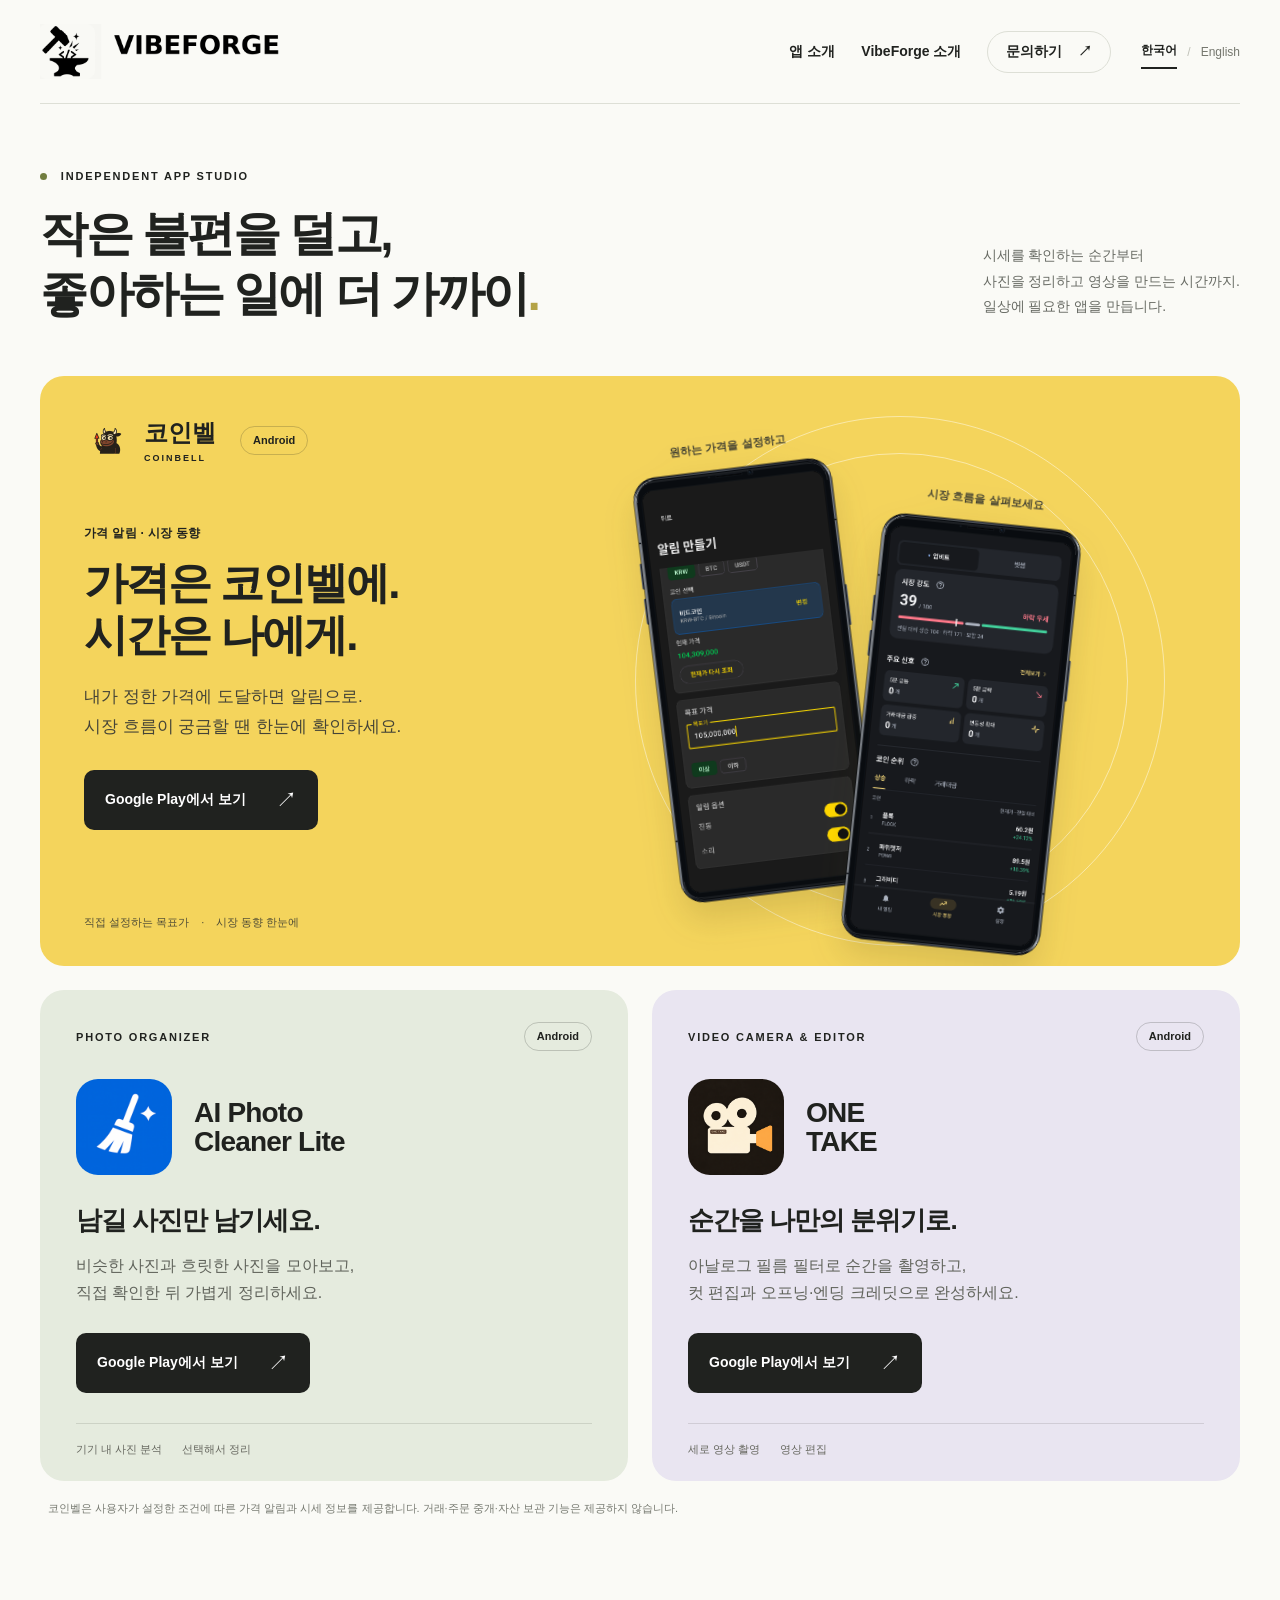
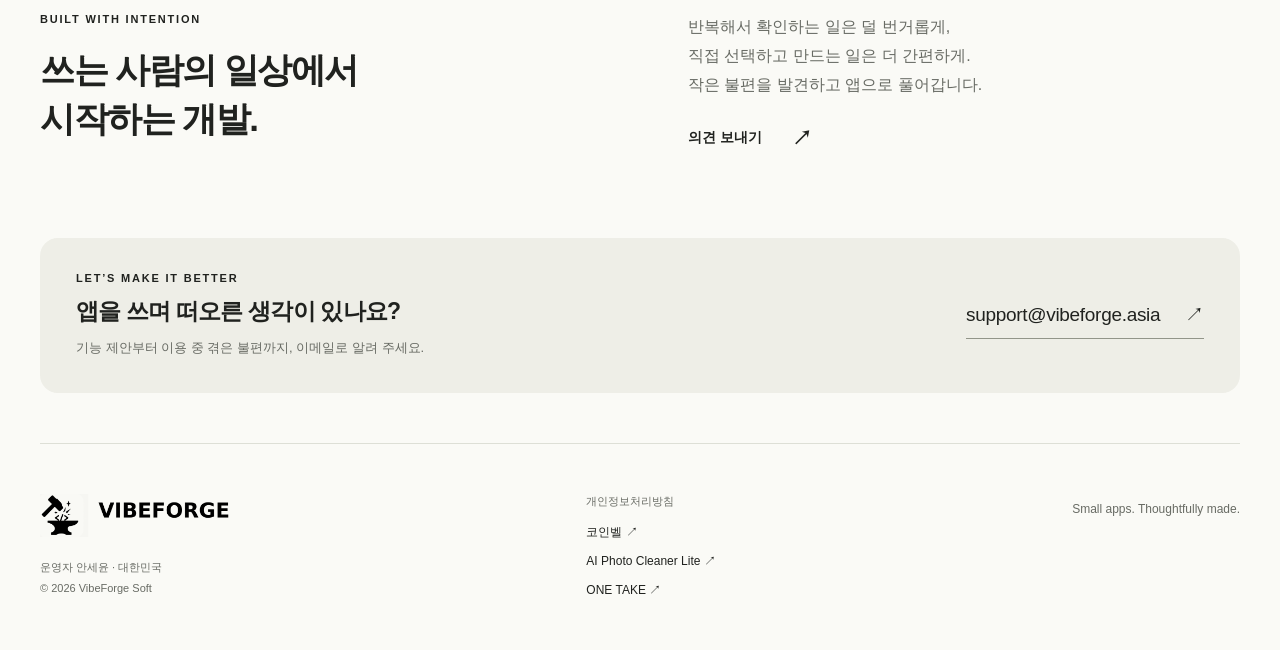
<file: index.html>
<!doctype html>
<html lang="ko">
<head>
<meta charset="utf-8"><meta name="viewport" content="width=device-width,initial-scale=1">
<title>VibeForge Soft — 일상의 작은 불편을 바꾸는 앱</title>
<meta name="description" content="VibeForge Soft의 앱을 만나보세요. 코인벨, AI Photo Cleaner Lite, ONE TAKE.">
<link rel="alternate" hreflang="ko" href="https://vibeforge.asia/">
<link rel="alternate" hreflang="en" href="en.html">
<link rel="stylesheet" href="style.css">
</head>
<body>
<a class="skip" href="#main">본문으로 이동</a>
<header class="nav wrap"><a class="brand" href="/" aria-label="VibeForge Soft"><span class="brand-ci"><img src="assets/vibeforge-ci-original.png" alt="VIBEFORGE" width="4096" height="2304"></span></a><nav aria-label="주 메뉴"><a href="#apps">앱 소개</a><a href="#about">VibeForge 소개</a><a class="contact-link" href="#contact">문의하기 <span aria-hidden="true">↗</span></a></nav><div class="language-switch" role="group" aria-label="언어 선택"><a href="/" lang="ko" hreflang="ko" aria-current="page">한국어</a><span aria-hidden="true">/</span><a href="en.html" lang="en" hreflang="en">English</a></div></header>
<main id="main">
<section class="intro wrap"><div class="eyebrow"><span class="dot"></span> INDEPENDENT APP STUDIO</div><div class="intro-row"><h1>작은 불편을 덜고,<br>좋아하는 일에 더 가까이<span class="period">.</span></h1><p>시세를 확인하는 순간부터<br>사진을 정리하고 영상을 만드는 시간까지.<br>일상에 필요한 앱을 만듭니다.</p></div></section>
<section id="apps" class="wrap apps" aria-label="VibeForge Soft의 앱">
<article class="coinbell">
<div class="featured-copy"><div class="product-line"><img src="assets/coinbell-icon.png" alt="" width="48" height="48"><span>코인벨 <small>COINBELL</small></span><span class="pill">Android</span></div><div class="featured-title"><p class="eyebrow">가격 알림 · 시장 동향</p><h2>가격은 코인벨에.<br>시간은 나에게.</h2><p class="description">내가 정한 가격에 도달하면 알림으로.<br>시장 흐름이 궁금할 땐 한눈에 확인하세요.</p><a class="button dark" href="https://play.google.com/store/apps/details?id=com.vibeforge.alertcoin&hl=ko&gl=KR" target="_blank" rel="noopener">Google Play에서 보기 <span aria-hidden="true">↗</span></a></div><div class="feature-tags"><span>직접 설정하는 목표가</span><span>시장 동향 한눈에</span></div></div>
<div class="phones" aria-label="코인벨 실제 앱 화면"><div class="orbit" aria-hidden="true"></div><div class="phone back"><span class="screen-label">원하는 가격을 설정하고</span><img src="assets/coinbell-alert.png" alt="코인벨 알림 만들기 화면" width="710" height="1500"></div><div class="phone front"><span class="screen-label">시장 흐름을 살펴보세요</span><img src="assets/coinbell-market.png" alt="코인벨 시장 동향 화면: 시장 강도, 주요 신호, 코인 순위" width="710" height="1500"></div></div>
</article>
<div class="other-apps">
<article class="app-card cleaner"><div class="card-top"><span class="eyebrow">PHOTO ORGANIZER</span><span class="pill">Android</span></div><div class="app-identity"><img src="assets/cleaner-store.webp" width="96" height="96" alt=""><span class="app-name">AI Photo<br>Cleaner Lite</span></div><h2>남길 사진만 남기세요.</h2><p>비슷한 사진과 흐릿한 사진을 모아보고,<br>직접 확인한 뒤 가볍게 정리하세요.</p><a class="button dark" href="https://play.google.com/store/apps/details?id=com.vibeforge.aicleaner&hl=ko&gl=KR" target="_blank" rel="noopener">Google Play에서 보기 <span aria-hidden="true">↗</span></a><div class="card-bottom"><span>기기 내 사진 분석</span><span>선택해서 정리</span></div></article>
<article class="app-card onetake"><div class="card-top"><span class="eyebrow">VIDEO CAMERA & EDITOR</span><span class="pill">Android</span></div><div class="app-identity"><img src="assets/onetake-icon.png" width="96" height="96" alt=""><span class="app-name">ONE<br>TAKE</span></div><h2>순간을 나만의 분위기로.</h2><p>아날로그 필름 필터로 순간을 촬영하고,<br>컷 편집과 오프닝·엔딩 크레딧으로 완성하세요.</p><a class="button dark" href="https://play.google.com/store/apps/details?id=com.vibeforge.onetake&amp;hl=ko&amp;gl=KR" target="_blank" rel="noopener">Google Play에서 보기 <span aria-hidden="true">↗</span></a><div class="card-bottom"><span>세로 영상 촬영</span><span>영상 편집</span></div></article>
</div>
<p class="product-note">코인벨은 사용자가 설정한 조건에 따른 가격 알림과 시세 정보를 제공합니다. 거래·주문 중개·자산 보관 기능은 제공하지 않습니다.</p>
</section>
<section id="about" class="about wrap"><div><p class="eyebrow">BUILT WITH INTENTION</p><h2>쓰는 사람의 일상에서<br>시작하는 개발.</h2></div><div class="about-copy"><p>반복해서 확인하는 일은 덜 번거롭게,<br>직접 선택하고 만드는 일은 더 간편하게.<br>작은 불편을 발견하고 앱으로 풀어갑니다.</p><a class="text-link" href="mailto:support@vibeforge.asia">의견 보내기 <span aria-hidden="true">↗</span></a></div></section>
<section id="contact" class="contact wrap"><div><p class="eyebrow">LET’S MAKE IT BETTER</p><h2>앱을 쓰며 떠오른 생각이 있나요?</h2><p>기능 제안부터 이용 중 겪은 불편까지, 이메일로 알려 주세요.</p></div><a href="mailto:support@vibeforge.asia">support@vibeforge.asia <span aria-hidden="true">↗</span></a></section>
</main>
<footer class="footer wrap"><div><a class="brand" href="/" aria-label="VibeForge Soft"><span class="brand-ci"><img src="assets/vibeforge-ci-original.png" alt="VIBEFORGE" width="4096" height="2304"></span></a><p>운영자 안세윤 · 대한민국<br>© 2026 VibeForge Soft</p></div><div class="footer-links"><span>개인정보처리방침</span><a href="https://vibeforge.asia/privacy_policy/" target="_blank" rel="noopener">코인벨 ↗</a><a href="https://vibeforge.asia/privacy/photocleaner/" target="_blank" rel="noopener">AI Photo Cleaner Lite ↗</a><a href="https://vibeforge.asia/privacy_policy/ko/#one-take" target="_blank" rel="noopener">ONE TAKE ↗</a></div><span class="footer-sign">Small apps. Thoughtfully made.</span></footer>
</body></html>
</file>
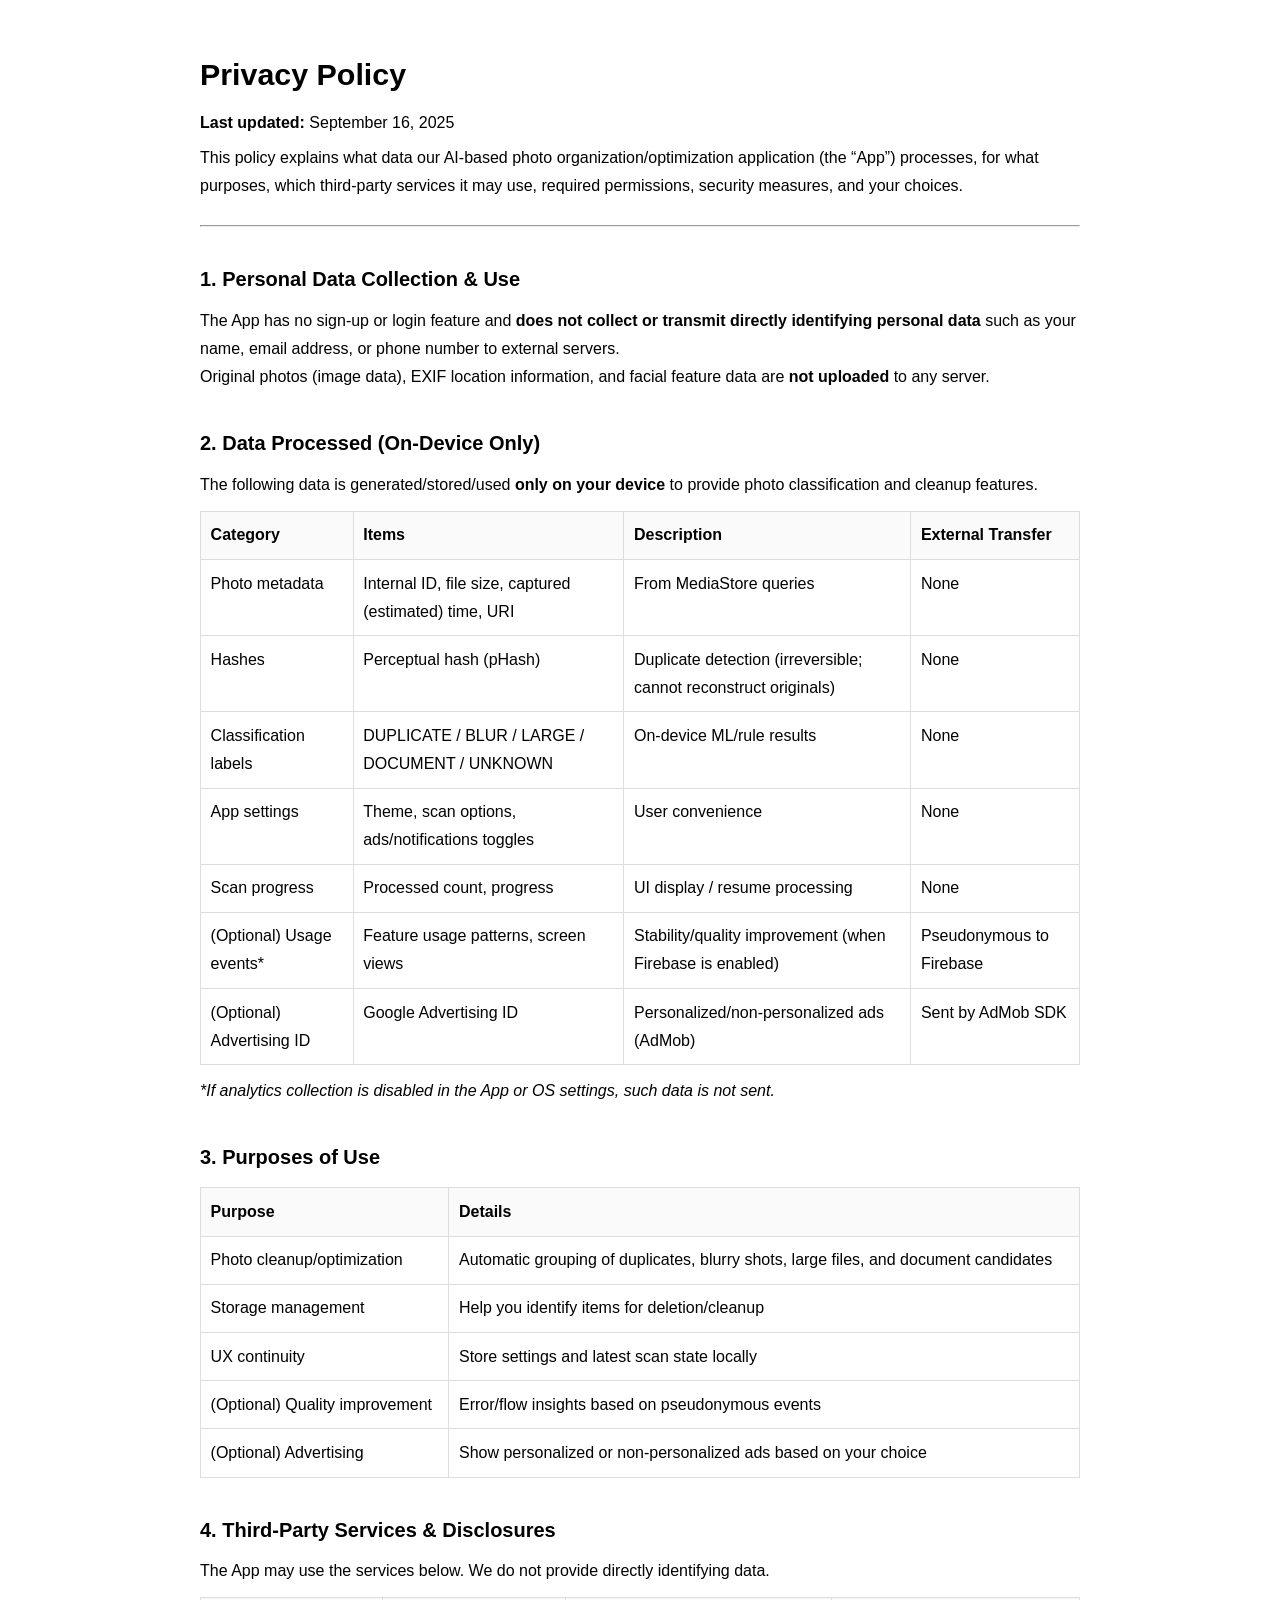
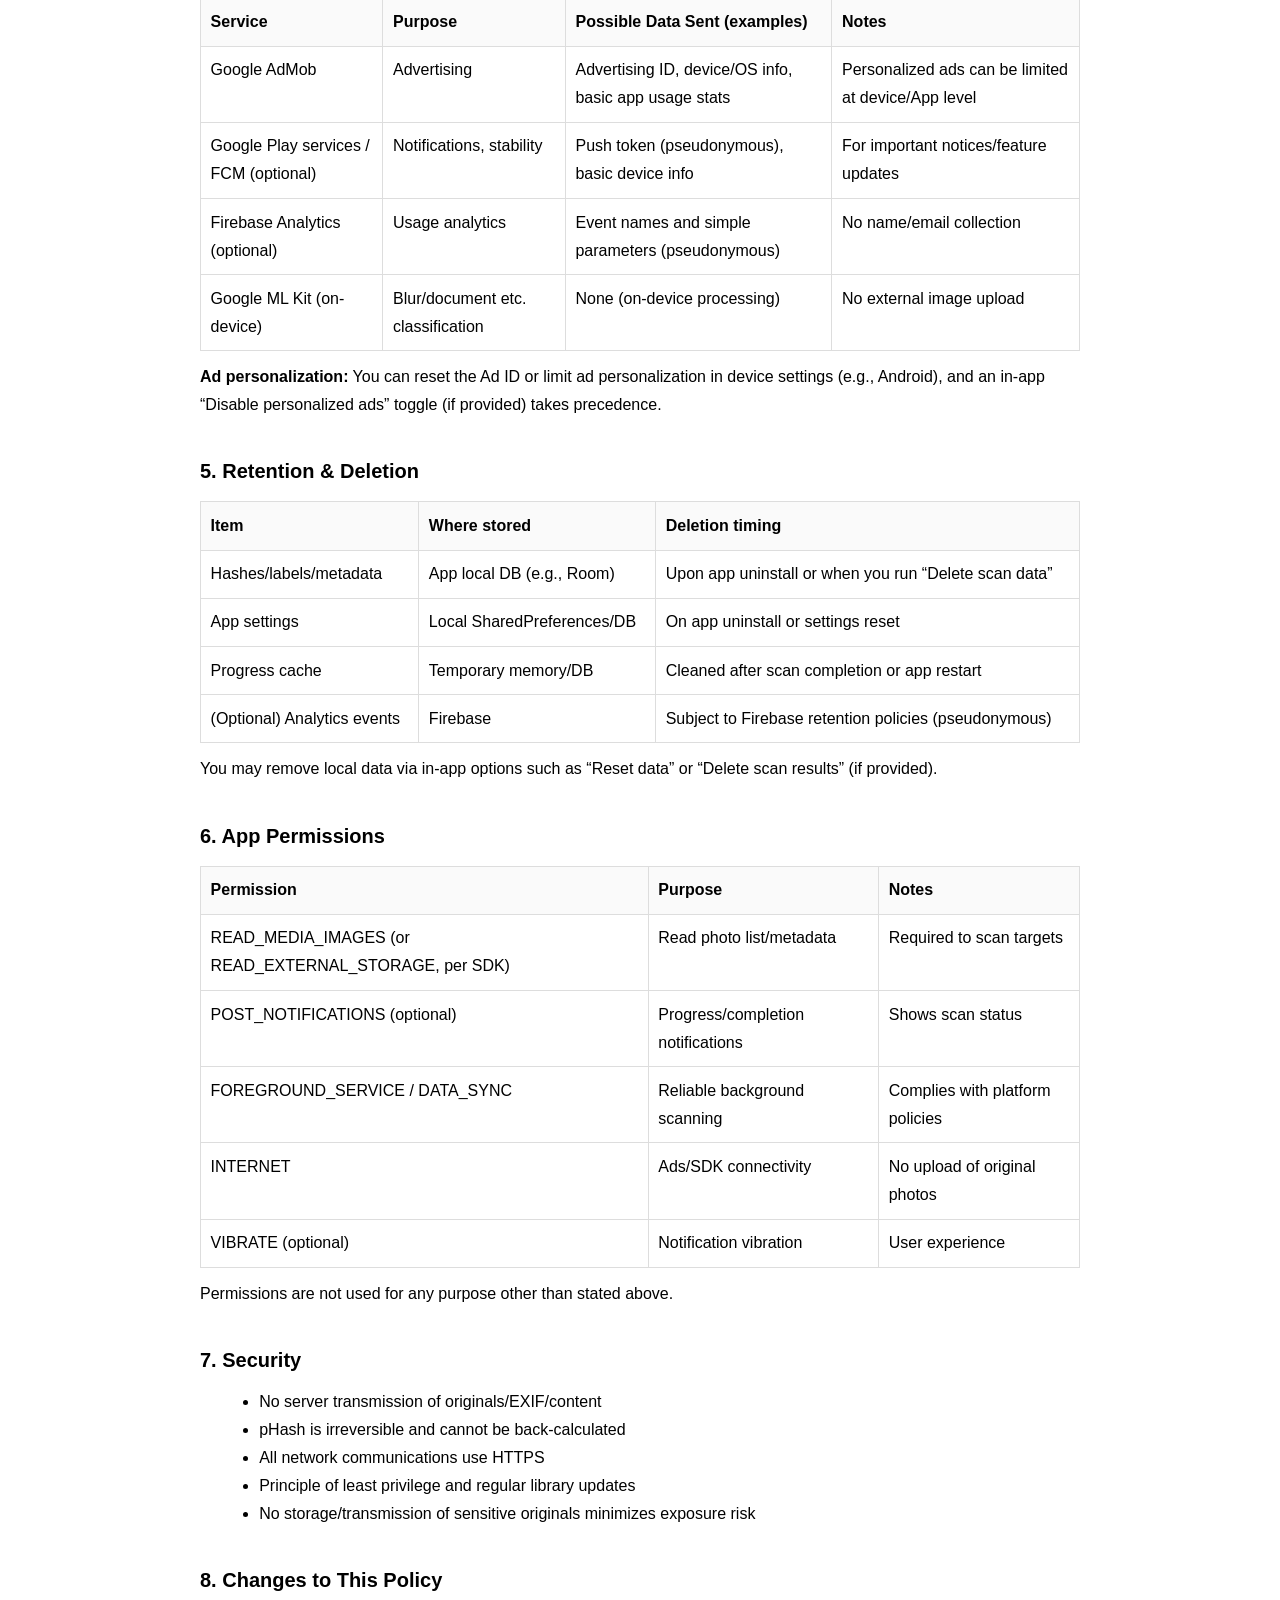
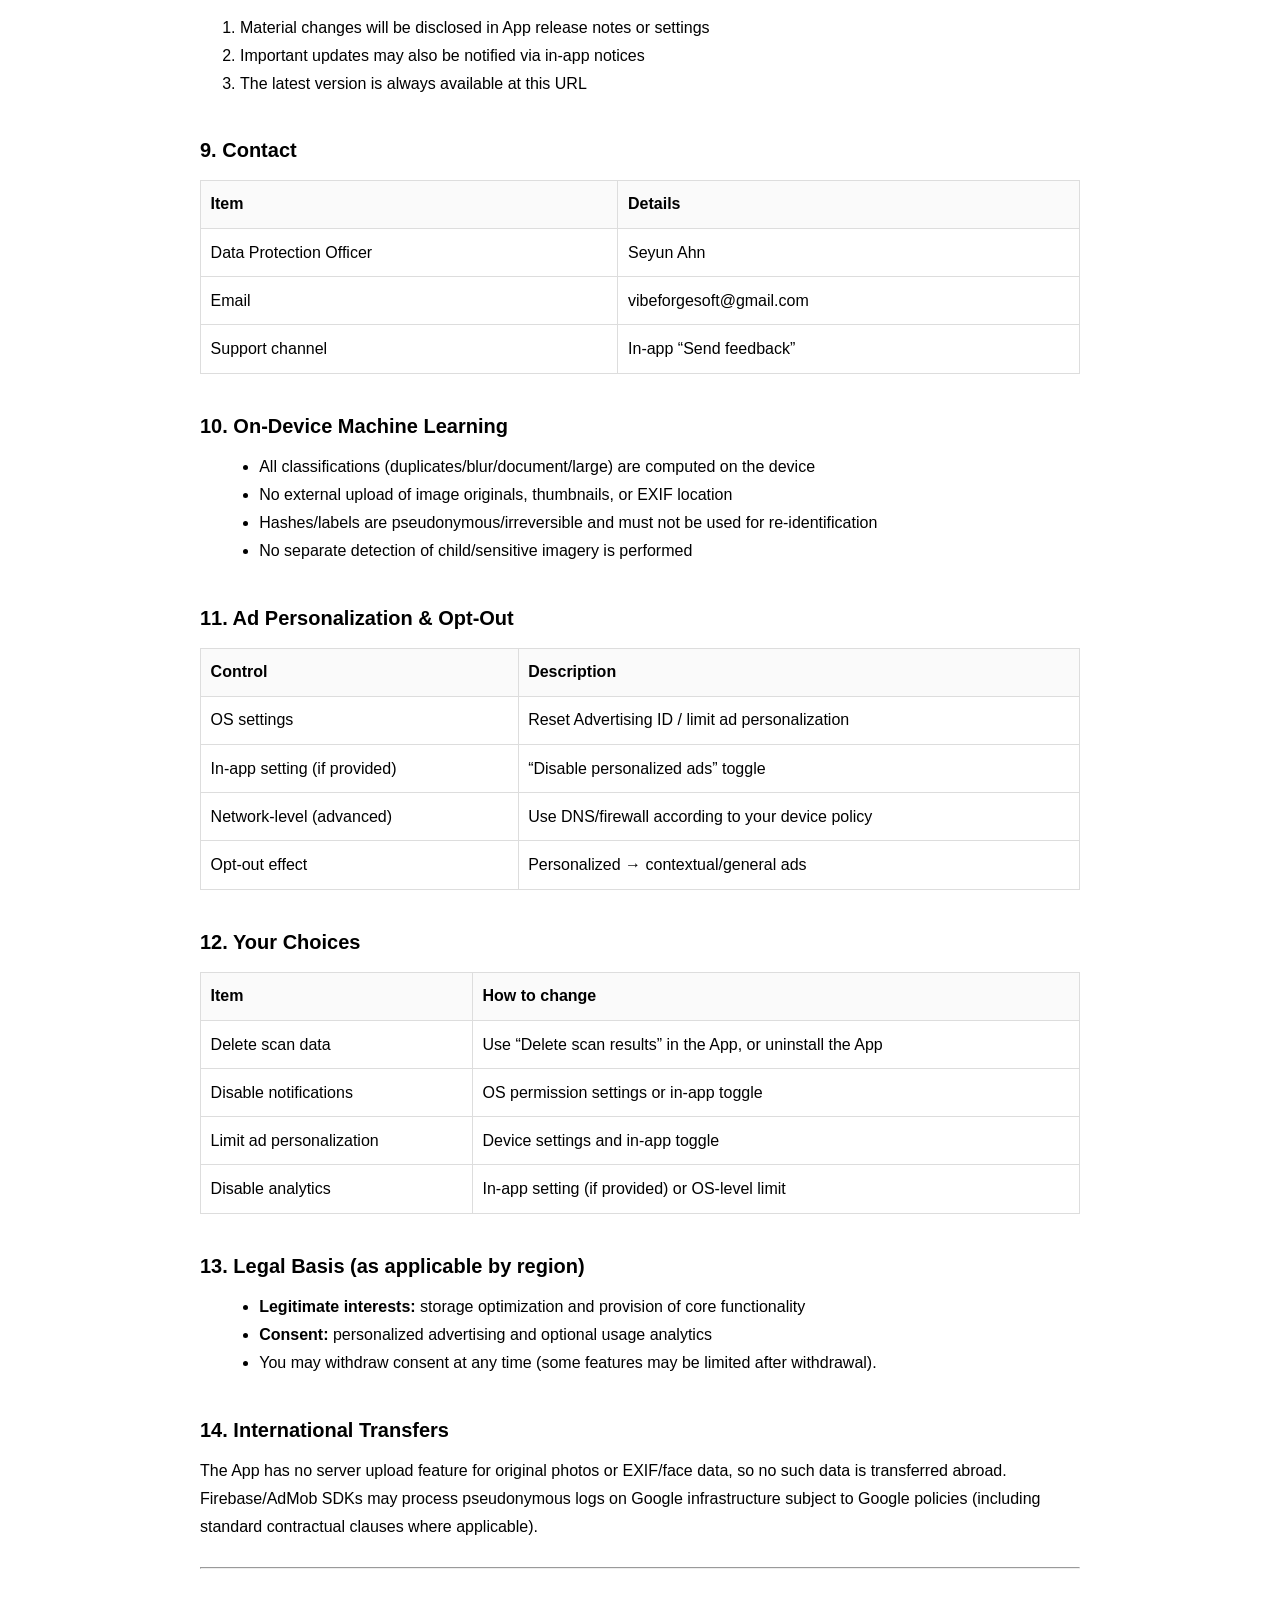
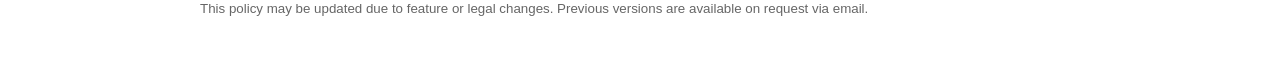
<file: privacy/photocleaner/index.html>
<!doctype html>
<html lang="en">
<head>
  <meta charset="utf-8" />
  <meta name="viewport" content="width=device-width,initial-scale=1" />
  <title>Privacy Policy</title>
  <style>
    :root{--w:880px}
    body{max-width:var(--w);margin:48px auto;padding:0 20px;line-height:1.75;font-family:-apple-system,BlinkMacSystemFont,Segoe UI,Roboto,Inter,Noto Sans,Apple SD Gothic Neo,Malgun Gothic,sans-serif}
    h1{font-size:1.9rem;margin-bottom:.5rem}
    h2{font-size:1.25rem;margin-top:2.2rem;margin-bottom:.6rem}
    hr{margin:1.6rem 0}
    table{width:100%;border-collapse:collapse;margin:12px 0}
    th,td{border:1px solid #ddd;padding:.6rem;vertical-align:top}
    th{background:#fafafa;text-align:left}
    small{color:#666}
    ul{margin:.4rem 0 .8rem 1.2rem}
    p{margin:.4rem 0}
  </style>
</head>
<body>
  <h1>Privacy Policy</h1>
  <p><strong>Last updated:</strong> September 16, 2025</p>
  <p>This policy explains what data our AI-based photo organization/optimization application (the “App”) processes, for what purposes, which third-party services it may use, required permissions, security measures, and your choices.</p>

  <hr>

  <h2>1. Personal Data Collection & Use</h2>
  <p>The App has no sign-up or login feature and <strong>does not collect or transmit directly identifying personal data</strong> such as your name, email address, or phone number to external servers.<br>
  Original photos (image data), EXIF location information, and facial feature data are <strong>not uploaded</strong> to any server.</p>

  <h2>2. Data Processed (On-Device Only)</h2>
  <p>The following data is generated/stored/used <strong>only on your device</strong> to provide photo classification and cleanup features.</p>

  <table>
    <thead>
      <tr><th>Category</th><th>Items</th><th>Description</th><th>External Transfer</th></tr>
    </thead>
    <tbody>
      <tr><td>Photo metadata</td><td>Internal ID, file size, captured (estimated) time, URI</td><td>From MediaStore queries</td><td>None</td></tr>
      <tr><td>Hashes</td><td>Perceptual hash (pHash)</td><td>Duplicate detection (irreversible; cannot reconstruct originals)</td><td>None</td></tr>
      <tr><td>Classification labels</td><td>DUPLICATE / BLUR / LARGE / DOCUMENT / UNKNOWN</td><td>On-device ML/rule results</td><td>None</td></tr>
      <tr><td>App settings</td><td>Theme, scan options, ads/notifications toggles</td><td>User convenience</td><td>None</td></tr>
      <tr><td>Scan progress</td><td>Processed count, progress</td><td>UI display / resume processing</td><td>None</td></tr>
      <tr><td>(Optional) Usage events*</td><td>Feature usage patterns, screen views</td><td>Stability/quality improvement (when Firebase is enabled)</td><td>Pseudonymous to Firebase</td></tr>
      <tr><td>(Optional) Advertising ID</td><td>Google Advertising ID</td><td>Personalized/non-personalized ads (AdMob)</td><td>Sent by AdMob SDK</td></tr>
    </tbody>
  </table>
  <p><em>*If analytics collection is disabled in the App or OS settings, such data is not sent.</em></p>

  <h2>3. Purposes of Use</h2>
  <table>
    <thead><tr><th>Purpose</th><th>Details</th></tr></thead>
    <tbody>
      <tr><td>Photo cleanup/optimization</td><td>Automatic grouping of duplicates, blurry shots, large files, and document candidates</td></tr>
      <tr><td>Storage management</td><td>Help you identify items for deletion/cleanup</td></tr>
      <tr><td>UX continuity</td><td>Store settings and latest scan state locally</td></tr>
      <tr><td>(Optional) Quality improvement</td><td>Error/flow insights based on pseudonymous events</td></tr>
      <tr><td>(Optional) Advertising</td><td>Show personalized or non-personalized ads based on your choice</td></tr>
    </tbody>
  </table>

  <h2>4. Third-Party Services & Disclosures</h2>
  <p>The App may use the services below. We do not provide directly identifying data.</p>
  <table>
    <thead><tr><th>Service</th><th>Purpose</th><th>Possible Data Sent (examples)</th><th>Notes</th></tr></thead>
    <tbody>
      <tr><td>Google AdMob</td><td>Advertising</td><td>Advertising ID, device/OS info, basic app usage stats</td><td>Personalized ads can be limited at device/App level</td></tr>
      <tr><td>Google Play services / FCM (optional)</td><td>Notifications, stability</td><td>Push token (pseudonymous), basic device info</td><td>For important notices/feature updates</td></tr>
      <tr><td>Firebase Analytics (optional)</td><td>Usage analytics</td><td>Event names and simple parameters (pseudonymous)</td><td>No name/email collection</td></tr>
      <tr><td>Google ML Kit (on-device)</td><td>Blur/document etc. classification</td><td>None (on-device processing)</td><td>No external image upload</td></tr>
    </tbody>
  </table>
  <p><strong>Ad personalization:</strong> You can reset the Ad ID or limit ad personalization in device settings (e.g., Android), and an in-app “Disable personalized ads” toggle (if provided) takes precedence.</p>

  <h2>5. Retention & Deletion</h2>
  <table>
    <thead><tr><th>Item</th><th>Where stored</th><th>Deletion timing</th></tr></thead>
    <tbody>
      <tr><td>Hashes/labels/metadata</td><td>App local DB (e.g., Room)</td><td>Upon app uninstall or when you run “Delete scan data”</td></tr>
      <tr><td>App settings</td><td>Local SharedPreferences/DB</td><td>On app uninstall or settings reset</td></tr>
      <tr><td>Progress cache</td><td>Temporary memory/DB</td><td>Cleaned after scan completion or app restart</td></tr>
      <tr><td>(Optional) Analytics events</td><td>Firebase</td><td>Subject to Firebase retention policies (pseudonymous)</td></tr>
    </tbody>
  </table>
  <p>You may remove local data via in-app options such as “Reset data” or “Delete scan results” (if provided).</p>

  <h2>6. App Permissions</h2>
  <table>
    <thead><tr><th>Permission</th><th>Purpose</th><th>Notes</th></tr></thead>
    <tbody>
      <tr><td>READ_MEDIA_IMAGES (or READ_EXTERNAL_STORAGE, per SDK)</td><td>Read photo list/metadata</td><td>Required to scan targets</td></tr>
      <tr><td>POST_NOTIFICATIONS (optional)</td><td>Progress/completion notifications</td><td>Shows scan status</td></tr>
      <tr><td>FOREGROUND_SERVICE / DATA_SYNC</td><td>Reliable background scanning</td><td>Complies with platform policies</td></tr>
      <tr><td>INTERNET</td><td>Ads/SDK connectivity</td><td>No upload of original photos</td></tr>
      <tr><td>VIBRATE (optional)</td><td>Notification vibration</td><td>User experience</td></tr>
    </tbody>
  </table>
  <p>Permissions are not used for any purpose other than stated above.</p>

  <h2>7. Security</h2>
  <ul>
    <li>No server transmission of originals/EXIF/content</li>
    <li>pHash is irreversible and cannot be back-calculated</li>
    <li>All network communications use HTTPS</li>
    <li>Principle of least privilege and regular library updates</li>
    <li>No storage/transmission of sensitive originals minimizes exposure risk</li>
  </ul>

  <h2>8. Changes to This Policy</h2>
  <ol>
    <li>Material changes will be disclosed in App release notes or settings</li>
    <li>Important updates may also be notified via in-app notices</li>
    <li>The latest version is always available at this URL</li>
  </ol>

  <h2>9. Contact</h2>
  <table>
    <thead><tr><th>Item</th><th>Details</th></tr></thead>
    <tbody>
      <tr><td>Data Protection Officer</td><td>Seyun Ahn</td></tr>
      <tr><td>Email</td><td>vibeforgesoft@gmail.com</td></tr>
      <tr><td>Support channel</td><td>In-app “Send feedback”</td></tr>
    </tbody>
  </table>

  <h2>10. On-Device Machine Learning</h2>
  <ul>
    <li>All classifications (duplicates/blur/document/large) are computed on the device</li>
    <li>No external upload of image originals, thumbnails, or EXIF location</li>
    <li>Hashes/labels are pseudonymous/irreversible and must not be used for re-identification</li>
    <li>No separate detection of child/sensitive imagery is performed</li>
  </ul>

  <h2>11. Ad Personalization & Opt-Out</h2>
  <table>
    <thead><tr><th>Control</th><th>Description</th></tr></thead>
    <tbody>
      <tr><td>OS settings</td><td>Reset Advertising ID / limit ad personalization</td></tr>
      <tr><td>In-app setting (if provided)</td><td>“Disable personalized ads” toggle</td></tr>
      <tr><td>Network-level (advanced)</td><td>Use DNS/firewall according to your device policy</td></tr>
      <tr><td>Opt-out effect</td><td>Personalized → contextual/general ads</td></tr>
    </tbody>
  </table>

  <h2>12. Your Choices</h2>
  <table>
    <thead><tr><th>Item</th><th>How to change</th></tr></thead>
    <tbody>
      <tr><td>Delete scan data</td><td>Use “Delete scan results” in the App, or uninstall the App</td></tr>
      <tr><td>Disable notifications</td><td>OS permission settings or in-app toggle</td></tr>
      <tr><td>Limit ad personalization</td><td>Device settings and in-app toggle</td></tr>
      <tr><td>Disable analytics</td><td>In-app setting (if provided) or OS-level limit</td></tr>
    </tbody>
  </table>

  <h2>13. Legal Basis (as applicable by region)</h2>
  <ul>
    <li><strong>Legitimate interests:</strong> storage optimization and provision of core functionality</li>
    <li><strong>Consent:</strong> personalized advertising and optional usage analytics</li>
    <li>You may withdraw consent at any time (some features may be limited after withdrawal).</li>
  </ul>

  <h2>14. International Transfers</h2>
  <p>The App has no server upload feature for original photos or EXIF/face data, so no such data is transferred abroad. Firebase/AdMob SDKs may process pseudonymous logs on Google infrastructure subject to Google policies (including standard contractual clauses where applicable).</p>

  <hr>
  <small>This policy may be updated due to feature or legal changes. Previous versions are available on request via email.</small>
</body>
</html>
</file>
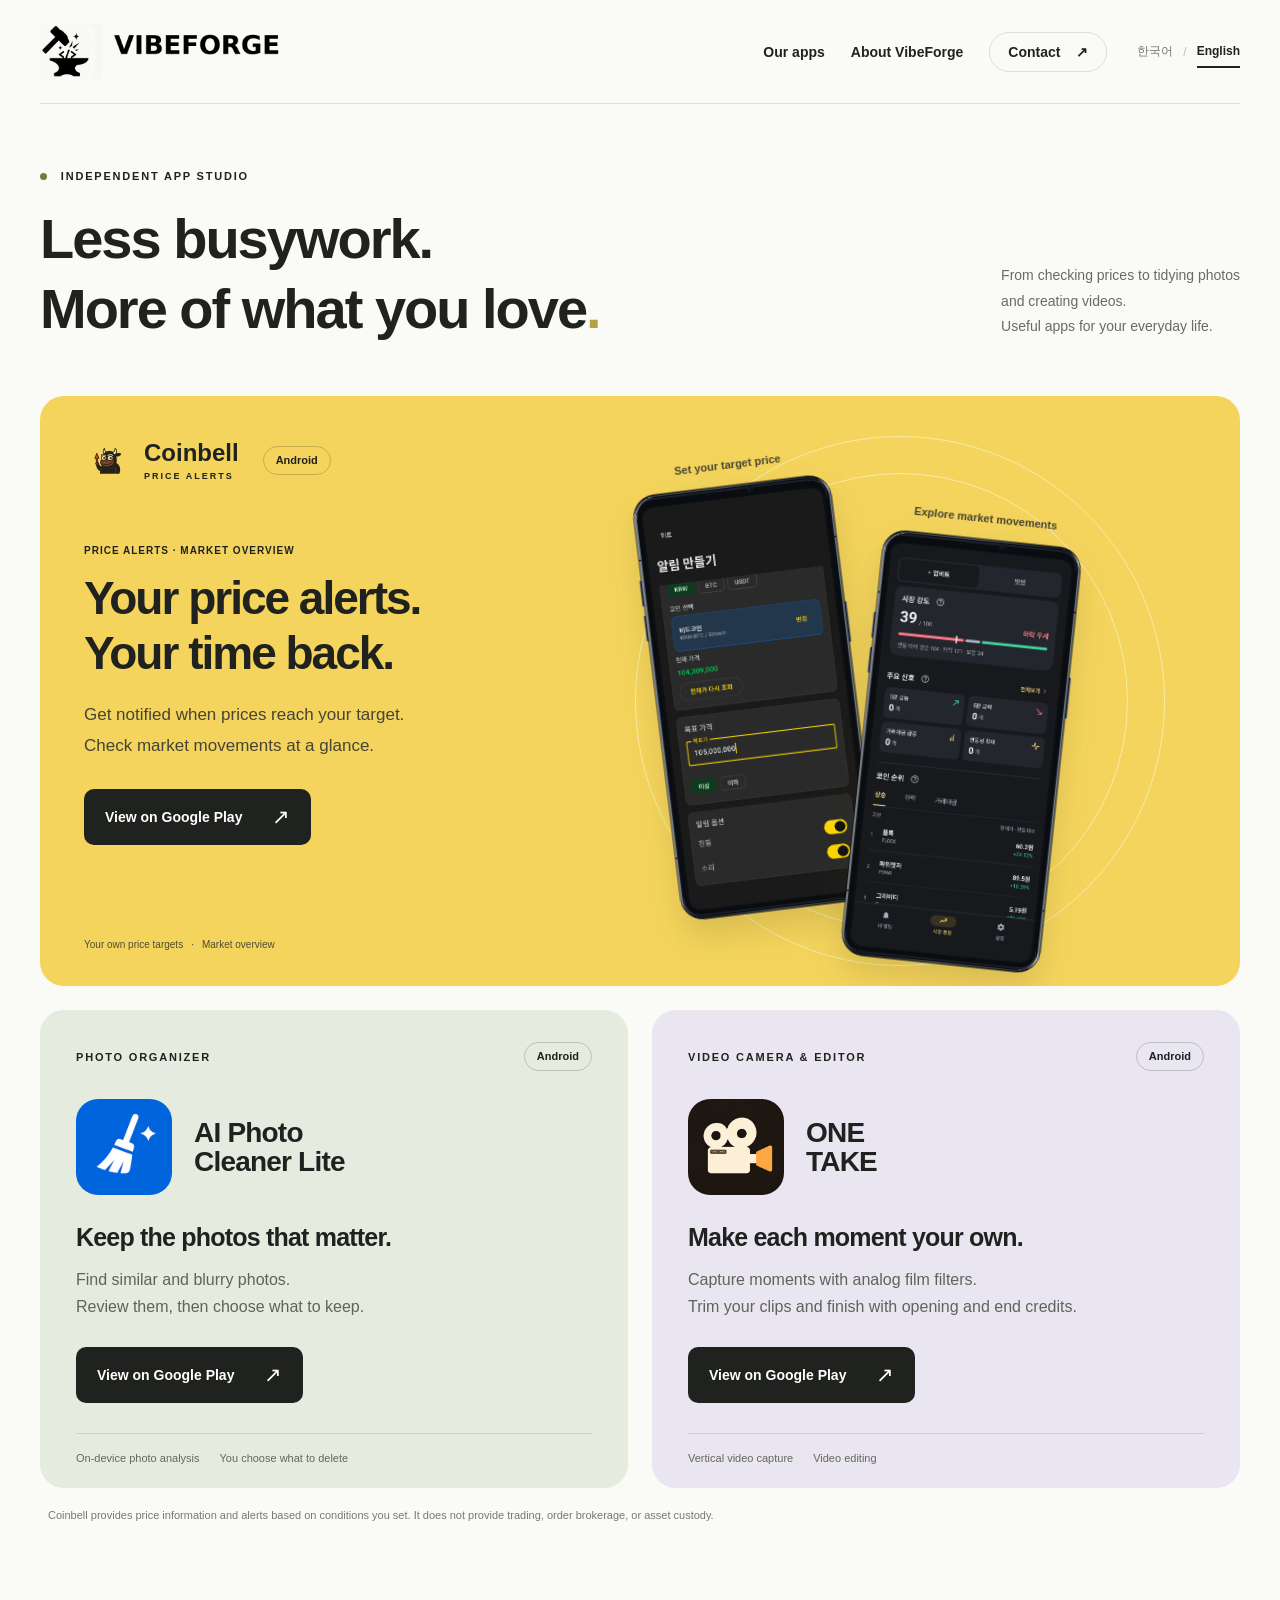
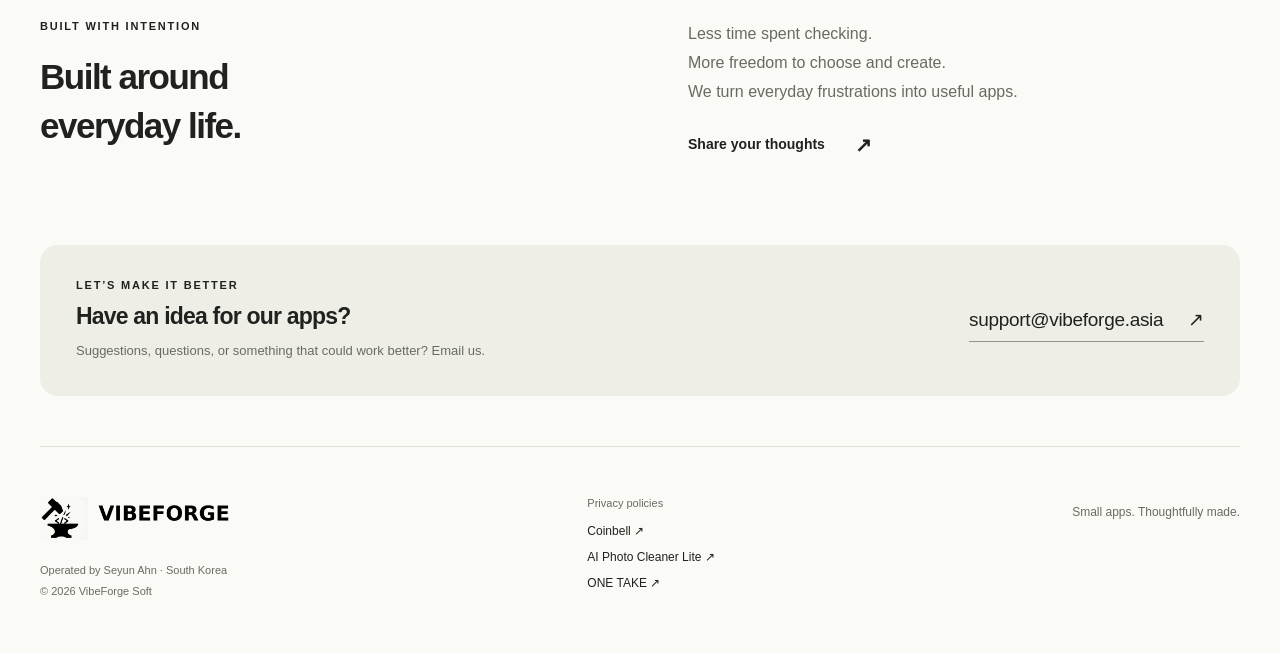
<file: en.html>
<!doctype html>
<html lang="en">
<head>
<meta charset="utf-8"><meta name="viewport" content="width=device-width,initial-scale=1">
<title>VibeForge Soft — Small apps. More room for life.</title>
<meta name="description" content="Meet the apps from VibeForge Soft: Coinbell, AI Photo Cleaner Lite, and ONE TAKE.">
<link rel="alternate" hreflang="ko" href="https://vibeforge.asia/">
<link rel="alternate" hreflang="en" href="en.html">
<link rel="stylesheet" href="style.css">
</head>
<body>
<a class="skip" href="#main">Skip to content</a>
<header class="nav wrap"><a class="brand" href="#" aria-label="VibeForge Soft"><span class="brand-ci"><img src="assets/vibeforge-ci-original.png" alt="VIBEFORGE" width="4096" height="2304"></span></a><nav aria-label="Main navigation"><a href="#apps">Our apps</a><a href="#about">About VibeForge</a><a class="contact-link" href="#contact">Contact <span aria-hidden="true">↗</span></a></nav><div class="language-switch" role="group" aria-label="Choose language"><a href="/" lang="ko" hreflang="ko">한국어</a><span aria-hidden="true">/</span><a href="en.html" lang="en" hreflang="en" aria-current="page">English</a></div></header>
<main id="main">
<section class="intro wrap"><div class="eyebrow"><span class="dot"></span> INDEPENDENT APP STUDIO</div><div class="intro-row"><h1>Less busywork.<br>More of what you love<span class="period">.</span></h1><p>From checking prices to tidying photos<br>and creating videos.<br>Useful apps for your everyday life.</p></div></section>
<section id="apps" class="wrap apps" aria-label="Apps by VibeForge Soft">
<article class="coinbell">
<div class="featured-copy"><div class="product-line"><img src="assets/coinbell-icon.png" alt="" width="48" height="48"><span>Coinbell <small>PRICE ALERTS</small></span><span class="pill">Android</span></div><div class="featured-title"><p class="eyebrow">PRICE ALERTS · MARKET OVERVIEW</p><h2>Your price alerts.<br>Your time back.</h2><p class="description">Get notified when prices reach your target.<br>Check market movements at a glance.</p><a class="button dark" href="https://play.google.com/store/apps/details?id=com.vibeforge.alertcoin&hl=en&gl=KR" target="_blank" rel="noopener">View on Google Play <span aria-hidden="true">↗</span></a></div><div class="feature-tags"><span>Your own price targets</span><span>Market overview</span></div></div>
<div class="phones" aria-label="Actual Coinbell app screens in Korean"><div class="orbit" aria-hidden="true"></div><div class="phone back"><span class="screen-label">Set your target price</span><img src="assets/coinbell-alert.png" alt="Coinbell price alert setup screen in Korean" width="710" height="1500"></div><div class="phone front"><span class="screen-label">Explore market movements</span><img src="assets/coinbell-market.png" alt="Coinbell market overview in Korean: market strength, signals, and coin rankings" width="710" height="1500"></div></div>
</article>
<div class="other-apps">
<article class="app-card cleaner"><div class="card-top"><span class="eyebrow">PHOTO ORGANIZER</span><span class="pill">Android</span></div><div class="app-identity"><img src="assets/cleaner-store.webp" width="96" height="96" alt=""><span class="app-name">AI Photo<br>Cleaner Lite</span></div><h2>Keep the photos that matter.</h2><p>Find similar and blurry photos.<br>Review them, then choose what to keep.</p><a class="button dark" href="https://play.google.com/store/apps/details?id=com.vibeforge.aicleaner&hl=en&gl=KR" target="_blank" rel="noopener">View on Google Play <span aria-hidden="true">↗</span></a><div class="card-bottom"><span>On-device photo analysis</span><span>You choose what to delete</span></div></article>
<article class="app-card onetake"><div class="card-top"><span class="eyebrow">VIDEO CAMERA & EDITOR</span><span class="pill">Android</span></div><div class="app-identity"><img src="assets/onetake-icon.png" width="96" height="96" alt=""><span class="app-name">ONE<br>TAKE</span></div><h2>Make each moment your own.</h2><p>Capture moments with analog film filters.<br>Trim your clips and finish with opening and end credits.</p><a class="button dark" href="https://play.google.com/store/apps/details?id=com.vibeforge.onetake&amp;hl=en&amp;gl=KR" target="_blank" rel="noopener">View on Google Play <span aria-hidden="true">↗</span></a><div class="card-bottom"><span>Vertical video capture</span><span>Video editing</span></div></article>
</div>
<p class="product-note">Coinbell provides price information and alerts based on conditions you set. It does not provide trading, order brokerage, or asset custody.</p>
</section>
<section id="about" class="about wrap"><div><p class="eyebrow">BUILT WITH INTENTION</p><h2>Built around<br>everyday life.</h2></div><div class="about-copy"><p>Less time spent checking.<br>More freedom to choose and create.<br>We turn everyday frustrations into useful apps.</p><a class="text-link" href="mailto:support@vibeforge.asia">Share your thoughts <span aria-hidden="true">↗</span></a></div></section>
<section id="contact" class="contact wrap"><div><p class="eyebrow">LET’S MAKE IT BETTER</p><h2>Have an idea for our apps?</h2><p>Suggestions, questions, or something that could work better? Email us.</p></div><a href="mailto:support@vibeforge.asia">support@vibeforge.asia <span aria-hidden="true">↗</span></a></section>
</main>
<footer class="footer wrap"><div><a class="brand" href="#" aria-label="VibeForge Soft"><span class="brand-ci"><img src="assets/vibeforge-ci-original.png" alt="VIBEFORGE" width="4096" height="2304"></span></a><p>Operated by Seyun Ahn · South Korea<br>© 2026 VibeForge Soft</p></div><div class="footer-links"><span>Privacy policies</span><a href="https://vibeforge.asia/privacy_policy/" target="_blank" rel="noopener">Coinbell ↗</a><a href="https://vibeforge.asia/privacy/photocleaner/" target="_blank" rel="noopener">AI Photo Cleaner Lite ↗</a><a href="https://vibeforge.asia/privacy_policy/#one-take" target="_blank" rel="noopener">ONE TAKE ↗</a></div><span class="footer-sign">Small apps. Thoughtfully made.</span></footer>
</body></html>
</file>
<file: style.css>
:root{--ink:#20221f;--muted:#686b64;--paper:#fafaf6;--line:#dddfd6;--yellow:#f4d45c}*{box-sizing:border-box}html{scroll-behavior:smooth;scroll-padding-top:25px}body{margin:0;background:var(--paper);color:var(--ink);font-family:"Pretendard","Apple SD Gothic Neo","Noto Sans KR",Arial,sans-serif;-webkit-font-smoothing:antialiased}a{color:inherit;text-decoration:none}a:focus-visible{outline:3px solid #1f65d5;outline-offset:6px}a:hover{opacity:.78}.wrap{max-width:1240px;margin-inline:auto}.nav{height:104px;display:flex;align-items:center;justify-content:space-between;border-bottom:1px solid var(--line)}.brand{display:inline-flex;align-items:center;gap:11px;font-size:23px;font-weight:750;letter-spacing:-.9px}.brand b{font-weight:400}.mark{display:flex;align-items:center;justify-content:center;width:40px;height:40px;border-radius:11px;background:var(--ink);color:#f4d45c;font-size:34px;font-weight:850;font-family:Arial,sans-serif;letter-spacing:-8px;padding-right:7px;padding-bottom:3px;line-height:1}.mark span{color:var(--paper);font-size:29px;transform:translateY(-2px)}nav{display:flex;gap:34px;align-items:center;font-size:14px;font-weight:600}.contact-link{padding:11px 18px;border:1px solid var(--line);border-radius:30px}.contact-link span{margin-left:12px}.intro{padding-top:66px;padding-bottom:52px}.eyebrow{font-size:11px;font-weight:700;letter-spacing:1.8px;margin:0}.dot{display:inline-block;width:7px;height:7px;background:#717d3f;border-radius:50%;margin-right:9px}.intro-row{display:flex;align-items:flex-end;justify-content:space-between;gap:35px;margin-top:22px}h1{font-size:53px;line-height:1.25;letter-spacing:-2.5px;font-weight:750;margin:0}.period{color:#b4a346}.intro-row>p{font-size:16px;color:var(--muted);line-height:1.8;margin:0 0 5px}.coinbell{display:grid;grid-template-columns:1fr 1fr;position:relative;min-height:620px;background:var(--yellow);border-radius:24px;overflow:hidden}.featured-copy{padding:40px 0 36px 44px;display:flex;flex-direction:column;position:relative;z-index:2}.product-line{display:flex;align-items:center;gap:12px;font-size:24px;font-weight:750}.product-line img{border-radius:12px}.product-line small{display:block;font-size:9px;letter-spacing:2px;margin-top:4px;font-weight:650}.pill{font-size:11px;font-weight:600;line-height:1;letter-spacing:0;white-space:nowrap;padding:8px 12px;border:1px solid #20221f35;border-radius:99px}.product-line .pill{margin-left:12px}.featured-title{margin-top:61px}.featured-title .eyebrow{font-size:12px;letter-spacing:.3px}.featured-title h2{font-size:48px;line-height:1.19;letter-spacing:-2px;margin:15px 0 20px}.description{font-size:17px;line-height:1.8;margin:0 0 27px;color:#454437}.button{display:inline-flex;gap:30px;align-items:center;padding:16px 21px;border-radius:10px;font-size:14px;font-weight:650}.dark{background:var(--ink);color:white}.button span{font-size:21px;font-weight:400}.feature-tags{display:flex;gap:12px;margin-top:auto;padding-top:35px;font-size:11px;color:#504d36}.feature-tags span+span:before{content:"·";margin-right:12px}.phones{position:relative;min-height:620px}.orbit{position:absolute;width:530px;height:530px;border:1px solid #fff7;border-radius:50%;top:40px;left:-5px}.orbit:after{content:"";position:absolute;inset:36px;border:1px solid #fff7;border-radius:50%}.phone{position:absolute;width:224px;filter:drop-shadow(0 18px 16px #40340b25)}.phone img{display:block;width:100%;height:auto}.phone.back{top:61px;left:12px;transform:rotate(-7deg)}.phone.front{top:115px;left:248px;transform:rotate(6deg)}.screen-label{display:block;text-align:center;font-size:11px;font-weight:650;margin-bottom:12px;color:#454332}.other-apps{display:grid;grid-template-columns:1fr 1fr;gap:24px;margin-top:24px}.app-card{padding:32px 36px 24px;border-radius:24px}.cleaner{background:#e5ebde}.onetake{background:#e9e5f1}.card-top{display:flex;justify-content:space-between;align-items:center}.app-identity{display:flex;align-items:center;gap:22px;margin:28px 0}.app-identity img{border-radius:22px;object-fit:contain}.app-name{font-size:28px;font-weight:750;line-height:1.05;letter-spacing:-.8px}.app-card h2{font-size:26px;letter-spacing:-1px;margin:0 0 14px}.app-card p{font-size:16px;line-height:1.7;color:#60635b;margin:0 0 27px}.text-link,.coming{font-size:14px;font-weight:650;display:inline-flex;align-items:center;gap:30px}.text-link span,.coming span{font-size:20px}.coming{color:#696371}.card-bottom{border-top:1px solid #20221f20;margin-top:30px;padding-top:18px;display:flex;gap:20px;font-size:11px;color:#66675f}.product-note{font-size:11px;line-height:1.8;color:#777a71;margin:18px 8px 0}.about{display:grid;grid-template-columns:1fr 1fr;padding-top:94px;padding-bottom:82px;gap:24px}.about h2{font-size:35px;line-height:1.4;letter-spacing:-1.5px;margin:20px 0 0}.about-copy{font-size:18px;line-height:1.8;padding-left:36px}.about-copy p{margin:0 0 20px}.about-copy p{font-size:16px;color:var(--muted)}.contact{display:flex;align-items:center;justify-content:space-between;gap:24px;padding:34px 36px;border-radius:18px;background:#eeeee7}.contact h2{font-size:23px;letter-spacing:-.8px;margin:12px 0 10px}.contact p:not(.eyebrow){font-size:13px;color:var(--muted);margin:0;line-height:1.7}.contact>a{font-size:19px;letter-spacing:-.3px;border-bottom:1px solid #929589;padding-block:10px;white-space:nowrap}.contact>a span{margin-left:20px}.footer{display:flex;justify-content:space-between;align-items:flex-start;gap:24px;padding-top:50px;padding-bottom:40px;margin-top:50px;border-top:1px solid var(--line)}.footer .brand{font-size:18px}.mark.small{width:29px;height:29px;border-radius:8px;font-size:25px;letter-spacing:-6px;padding-right:5px}.mark.small span{font-size:22px}.footer p{font-size:11px;line-height:1.9;color:var(--muted);margin-top:16px}.footer-links{display:grid;gap:12px;font-size:12px}.footer-links>span{font-size:11px;color:var(--muted);margin-bottom:3px}.footer-sign{font-size:12px;color:var(--muted);padding-top:8px}.skip{position:absolute;left:20px;top:-100px;background:white;padding:15px;z-index:5}.skip:focus{top:10px}
@media(max-width:1320px){.wrap{margin-inline:40px}.phone{width:205px}.phone.front{left:220px}.featured-title h2{font-size:44px}.coinbell,.phones{min-height:590px}h1{font-size:48px}.intro-row>p{font-size:14px}}
@media(max-width:1000px){.wrap{margin-inline:26px}.intro-row{display:block}.intro-row>p{margin-top:22px}.intro-row>p br{display:none}.coinbell{grid-template-columns:1fr}.featured-copy{padding-right:36px}.featured-title{margin-top:35px}.phones{min-height:540px;width:490px;max-width:100%;margin:auto}.phone{width:215px}.phone.back{top:30px;left:13px}.phone.front{top:65px;left:245px}.orbit{width:460px;height:460px;top:15px}.feature-tags{padding-top:28px}.contact{display:block}.contact>a{display:inline-block;margin-top:25px}.footer-sign{display:none}.app-card{padding-inline:25px}.app-identity{gap:14px}.app-name{font-size:23px}}
@media(max-width:600px){.wrap{margin-inline:20px}.nav{height:80px}.brand{font-size:18px;gap:8px}.mark{width:33px;height:33px;font-size:29px;border-radius:9px}.mark span{font-size:24px}nav{gap:18px;font-size:12px}nav>a:nth-child(2){display:none}.contact-link{border:0;padding:0}.contact-link span{display:none}.intro{padding-top:41px;padding-bottom:30px}.eyebrow{font-size:9px;letter-spacing:1.4px}.intro-row{margin-top:18px}h1{font-size:32px;letter-spacing:-1.6px;line-height:1.35}.intro-row>p{font-size:14px;line-height:1.75;margin:19px 0 0;max-width:310px}.coinbell{border-radius:18px}.featured-copy{padding:25px 24px 0}.product-line{font-size:21px;gap:10px}.product-line img{width:42px;height:42px}.product-line .pill{margin-left:auto}.featured-title{margin-top:31px}.featured-title h2{font-size:37px;letter-spacing:-1.7px;margin-block:13px 16px}.featured-title .eyebrow{font-size:11px}.description{font-size:14px;line-height:1.8;margin-bottom:21px}.button{padding:13px 18px;font-size:13px}.feature-tags{flex-wrap:wrap;gap:8px;font-size:9px;padding-top:26px;padding-bottom:20px}.feature-tags span+span:before{margin-right:8px}.phones{min-height:440px;width:100%;overflow:hidden}.phone{width:158px}.phone.back{left:15px;top:29px;transform:rotate(-6deg)}.phone.front{left:auto;right:15px;top:57px;transform:rotate(6deg)}.screen-label{font-size:9px;margin-bottom:9px}.orbit{width:330px;height:330px;left:12px;top:30px}.other-apps{grid-template-columns:1fr;gap:16px;margin-top:16px}.app-card{padding:25px 25px 22px;border-radius:18px}.app-identity{margin:25px 0;gap:20px}.app-identity img{width:80px;height:80px;border-radius:18px}.app-name{font-size:27px}.app-card h2{font-size:24px}.app-card p{font-size:14px;margin-bottom:21px}.card-bottom{margin-top:25px}.product-note{font-size:10px;margin-inline:3px}.about{grid-template-columns:1fr;padding-block:55px;gap:24px}.about h2{font-size:29px;line-height:1.4;margin-top:14px}.about-copy{padding-left:0;font-size:16px}.about-copy p{font-size:14px}.contact{padding:26px 24px;border-radius:16px}.contact h2{font-size:23px;line-height:1.4;max-width:250px}.contact>a{font-size:17px;margin-top:17px}.contact>a span{margin-left:8px}.footer{margin-top:35px;padding-top:30px;padding-bottom:25px;flex-direction:column;gap:20px}.footer-links{gap:10px}.desktop-only{display:none}}
@media(prefers-reduced-motion:reduce){html{scroll-behavior:auto}}


/* The existing CI is displayed directly; only its surrounding whitespace is clipped. */
.brand-ci{display:block;position:relative;width:240px;aspect-ratio:2780/640;overflow:hidden;mix-blend-mode:multiply;flex-shrink:0}
.brand-ci img{position:absolute;max-width:none;width:147.3381295%;height:auto;left:-14.2086331%;top:-129.6875%}
.nav{gap:30px}.nav nav{margin-left:auto;gap:26px}.language-switch{display:flex;align-items:center;gap:10px;font-size:12px;white-space:nowrap}.language-switch a{padding:8px 0;color:#75776e}.language-switch [aria-current="page"]{color:var(--ink);font-weight:750;border-bottom:2px solid var(--ink)}.language-switch>span{color:#bfc0b7}.footer .brand-ci{width:190px}
html[lang="en"] h1{font-size:56px;letter-spacing:-2px}html[lang="en"] .featured-title h2{font-size:46px}html[lang="en"] .feature-tags{font-size:10px;gap:8px}html[lang="en"] .feature-tags span+span:before{margin-right:8px}html[lang="en"] .featured-title .eyebrow{font-size:10px;letter-spacing:1px}html[lang="en"] .app-card h2{font-size:25px;letter-spacing:-.8px}
@media(max-width:1000px){.nav{gap:18px}.nav nav{gap:18px}.brand-ci{width:205px}.contact-link{border:0;padding:0}.contact-link span{display:none}}
@media(max-width:700px){.nav{height:auto;min-height:116px;flex-wrap:wrap;gap:8px 12px;padding-block:16px}.nav>.brand{order:0}.brand-ci{width:185px}.nav .language-switch{order:1;margin-left:auto;font-size:11px;gap:8px}.nav nav{order:2;flex-basis:100%;margin:3px 0 0;justify-content:space-between;font-size:12px;gap:10px}.nav nav>a:nth-child(2){display:inline}.nav .contact-link{padding:0}.intro{padding-top:32px}html[lang="en"] h1{font-size:36px;line-height:1.2;letter-spacing:-1.4px}html[lang="en"] .featured-title h2{font-size:34px}html[lang="en"] .feature-tags{font-size:9px;gap:6px}html[lang="en"] .app-card h2{font-size:24px}html[lang="en"] .app-card p br{display:none}html[lang="en"] .coming{font-size:13px;gap:12px}}
</file>
